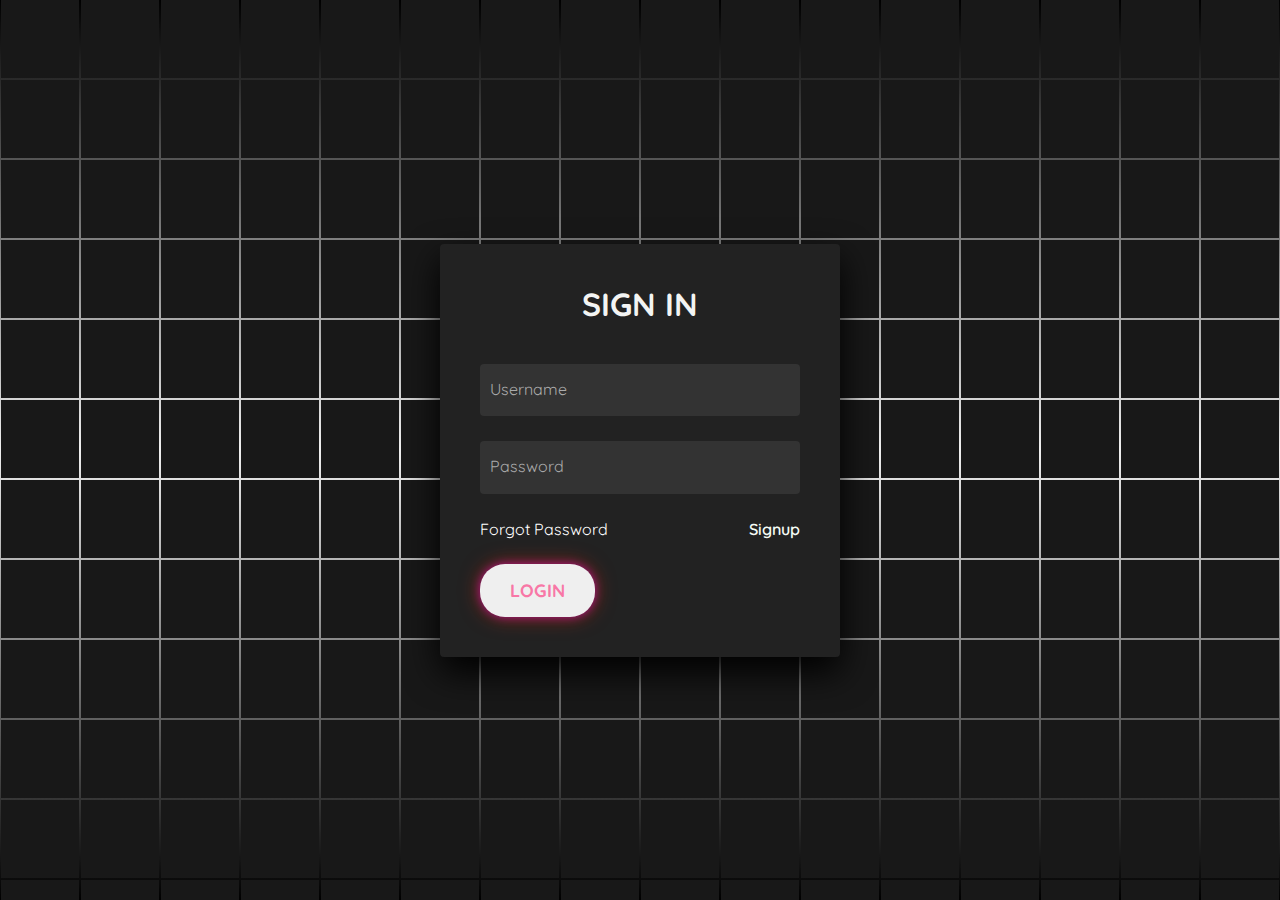
<file: index.html>
<!DOCTYPE html>
<html lang="en" >
<head>
  <link rel="stylesheet" href="style.css">
  <meta charset="UTF-8">
  <title>Login / Sign Up</title>
  <link rel="stylesheet" href="./style.css">

</head>
<body>
<!-- partial:index.partial.html -->
<!doctype html>

<html lang="en"> 

 <head> 

  <meta charset="UTF-8"> 

  <title></title> 

  <link rel="stylesheet" href="./style.css"> 

 </head> 

 <body> <!-- partial:index.partial.html --> 

  <section> <span></span> <span></span> <span></span> <span></span> <span></span> <span></span> <span></span> <span></span> <span></span> <span></span> <span></span> <span></span> <span></span> <span></span> <span></span> <span></span> <span></span> <span></span> <span></span> <span></span> <span></span> <span></span> <span></span> <span></span> <span></span> <span></span> <span></span> <span></span> <span></span> <span></span> <span></span> <span></span> <span></span> <span></span> <span></span> <span></span> <span></span> <span></span> <span></span> <span></span> <span></span> <span></span> <span></span> <span></span> <span></span> <span></span> <span></span> <span></span> <span></span> <span></span> <span></span> <span></span> <span></span> <span></span> <span></span> <span></span> <span></span> <span></span> <span></span> <span></span> <span></span> <span></span> <span></span> <span></span> <span></span> <span></span> <span></span> <span></span> <span></span> <span></span> <span></span> <span></span> <span></span> <span></span> <span></span> <span></span> <span></span> <span></span> <span></span> <span></span> <span></span> <span></span> <span></span> <span></span> <span></span> <span></span> <span></span> <span></span> <span></span> <span></span> <span></span> <span></span> <span></span> <span></span> <span></span> <span></span> <span></span> <span></span> <span></span> <span></span> <span></span> <span></span> <span></span> <span></span> <span></span> <span></span> <span></span> <span></span> <span></span> <span></span> <span></span> <span></span> <span></span> <span></span> <span></span> <span></span> <span></span> <span></span> <span></span> <span></span> <span></span> <span></span> <span></span> <span></span> <span></span> <span></span> <span></span> <span></span> <span></span> <span></span> <span></span> <span></span> <span></span> <span></span> <span></span> <span></span> <span></span> <span></span> <span></span> <span></span> <span></span> <span></span> <span></span> <span></span> <span></span> <span></span> <span></span> <span></span> <span></span> <span></span> <span></span> <span></span> <span></span> <span></span> <span></span> <span></span> <span></span> <span></span> <span></span> <span></span> <span></span> <span></span> <span></span> <span></span> <span></span> <span></span> <span></span> <span></span> <span></span> <span></span> <span></span> <span></span> <span></span> <span></span> <span></span> <span></span> <span></span> <span></span> <span></span> <span></span> <span></span> <span></span> <span></span> <span></span> <span></span> <span></span> <span></span> <span></span> <span></span> <span></span> <span></span> <span></span> <span></span> <span></span> <span></span> <span></span> <span></span> <span></span> <span></span> <span></span> <span></span> <span></span> <span></span> <span></span> <span></span> <span></span> <span></span> <span></span> <span></span> <span></span> <span></span> <span></span> <span></span> <span></span> <span></span> <span></span> <span></span> <span></span> <span></span> <span></span> <span></span> <span></span> <span></span> <span></span> <span></span> <span></span> <span></span> <span></span> <span></span> <span></span> <span></span> <span></span> <span></span> <span></span> <span></span> <span></span> <span></span> <span></span> <span></span> <span></span> <span></span> <span></span> <span></span> <span></span> <span></span> <span></span> <span></span> <span></span> <span></span> <span></span> <span></span> <span></span> <span></span> <span></span> <span></span> <span></span> <span></span> <span></span> <span></span> <span></span> 

   <div class="signin"> 

    <div class="content"> 

     <h2>Sign In</h2> 

     <div class="form"> 

      <div class="inputBox"> 

        <input type="email" id="email" name="email" required> <i>Username</i> 

      </div> 

      <div class="inputBox"> 

        <input type="password" id="password" name="password" required> <i>Password</i> 

      </div> 

      <div class="links"> <a href="#">Forgot Password</a> <a href="#">Signup</a> 

      </div> 

      <div class="inputBox"> 
        <style>
          .neon-button {
              padding: 15px 30px;
              font-size: 18px; 
              font-weight: bold; 
              text-transform: uppercase;
              border: none; 
              border-radius: 25px; 
              color: rgb(248, 119, 166); 
              cursor: pointer; 
              box-shadow: 0 0 10px rgba(255, 0, 251, 0.5), 0 0 20px rgb(255 45 0 / 50%);
              transition: background 0.3s, box-shadow 0.3s; 
          }
  
        
          .neon-button:hover {
              background: linear-gradient(45deg, #fafafa, #ddff00);
              box-shadow: 0 0 20px rgba(0, 255, 0, 0.8), 0 0 30px rgba(0, 255, 0, 0.8); 
          }
  
          
          body {
              font-family: Arial, sans-serif;
              display: flex;
              justify-content: center;
              align-items: center;
              height: 100vh;
              margin: 0;
              background-color: #111;
          }
      </style>
  </head>
  <body>
  
     
      <a href="ppt.html">
          <button class="neon-button">Login</button>
      </a>
      </div> 

     </div> 

    </div> 

   </div> 

  </section>

 </body>
 <script>
    function validateForm() {
      var email = document.getElementById("email").value;
      var password = document.getElementById("password").value;
      if (email === "" || password === "") {
        alert("Please fill in all required fields.");
        return false; // Prevent form submission
      }
      return true; // Allow form submission
    }
  </script>

</html>

</body>
</html>
</file>
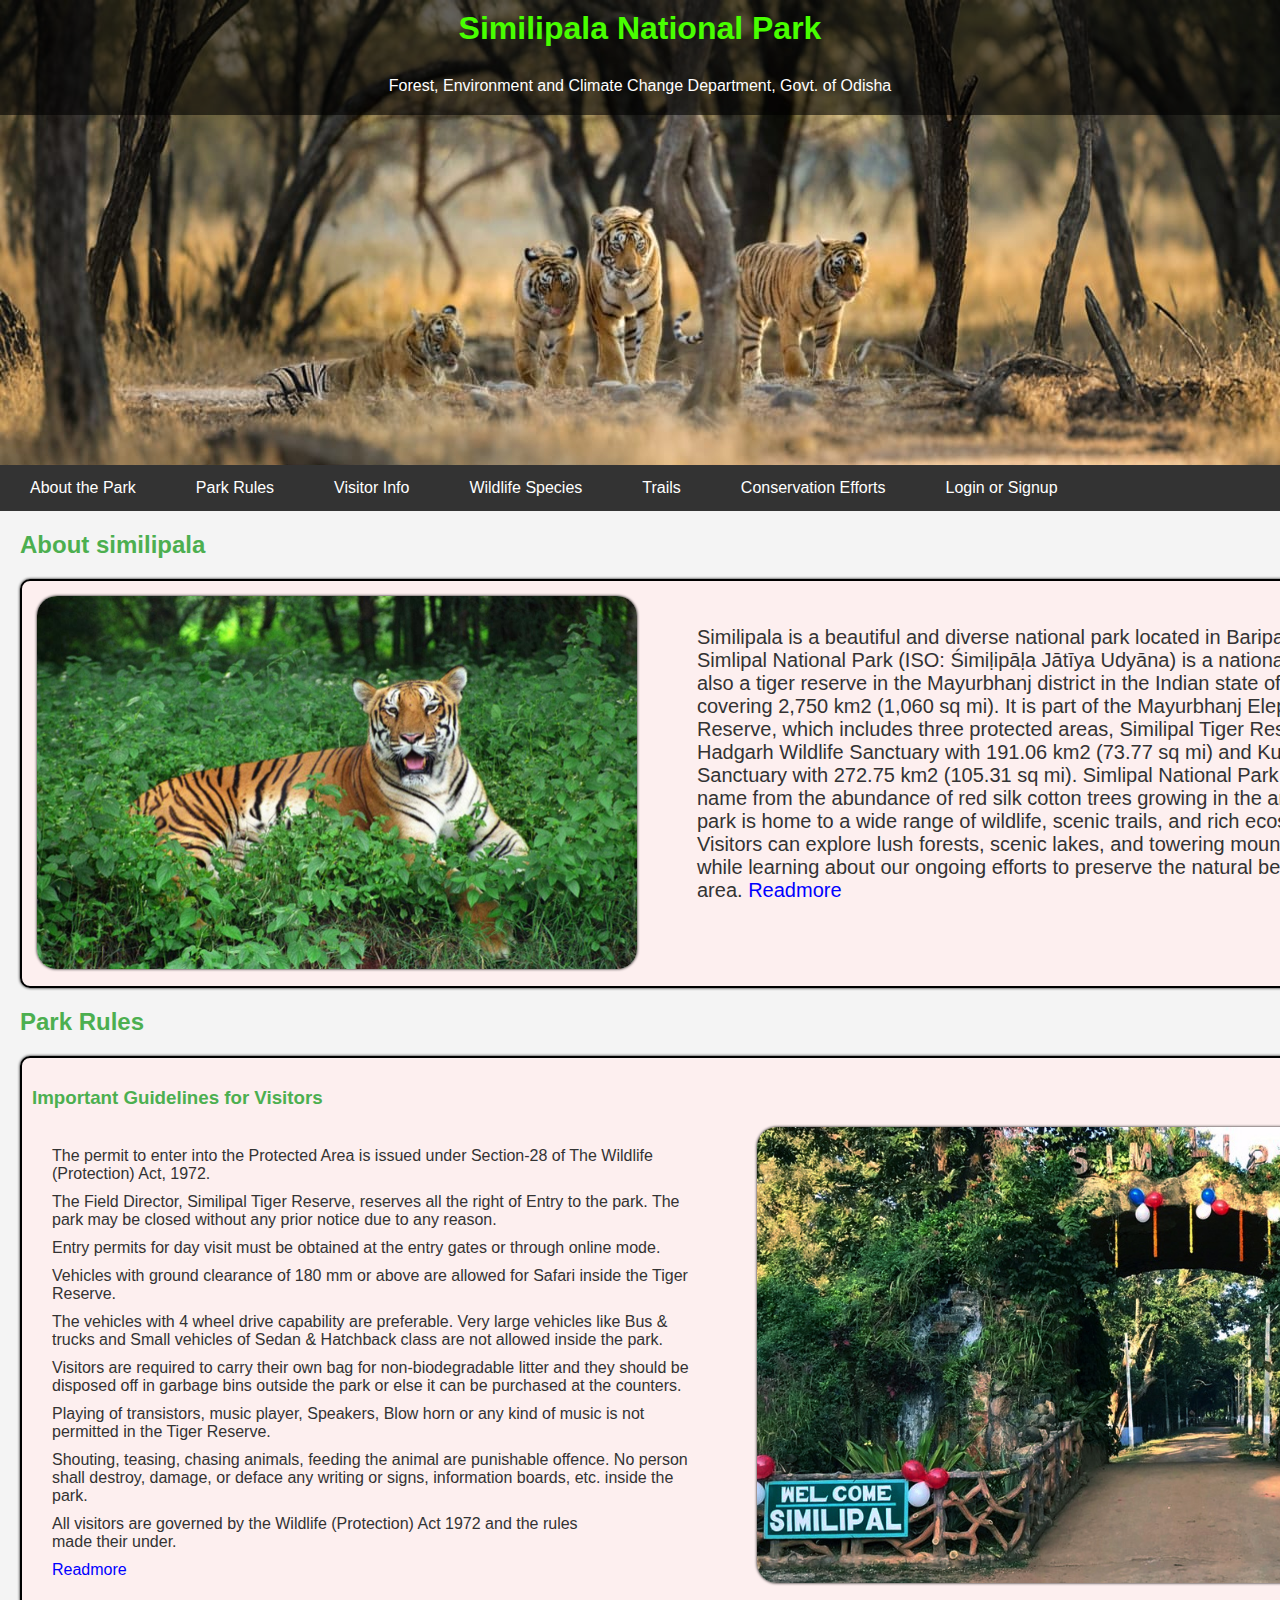
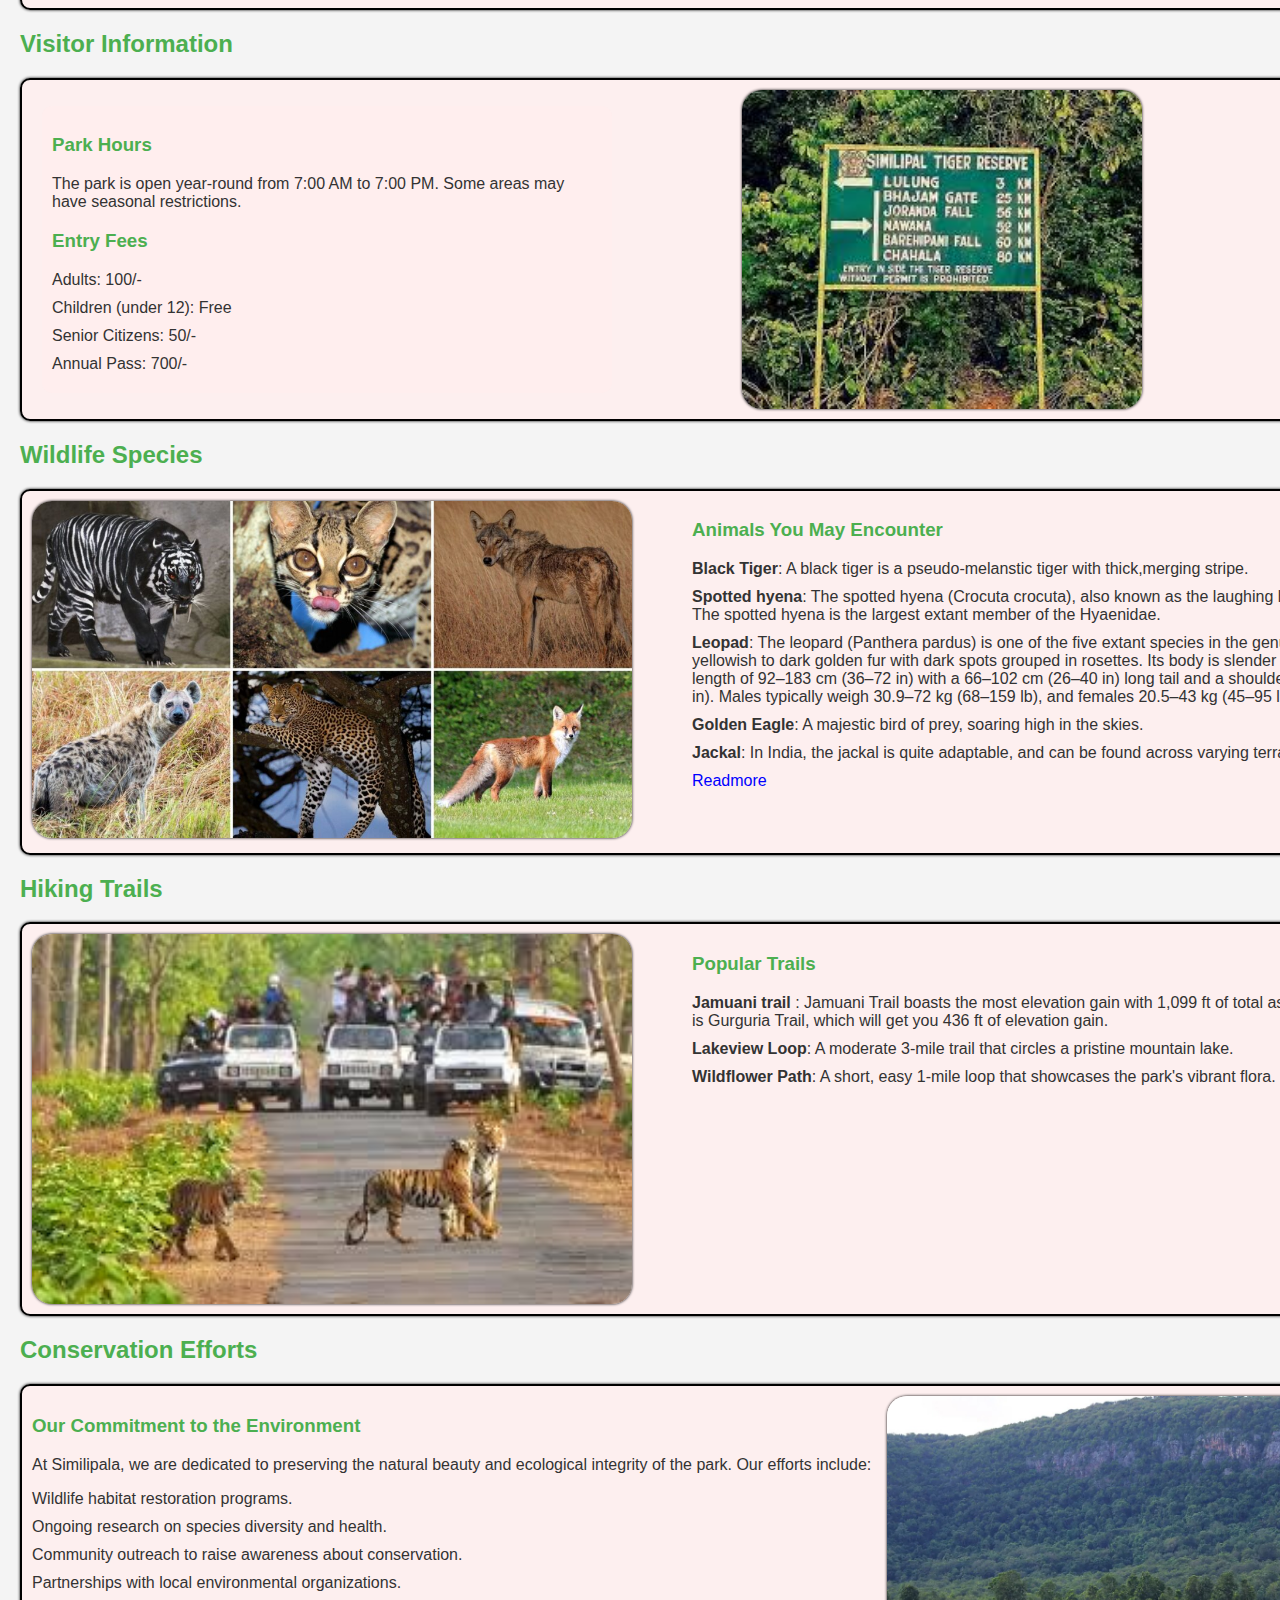
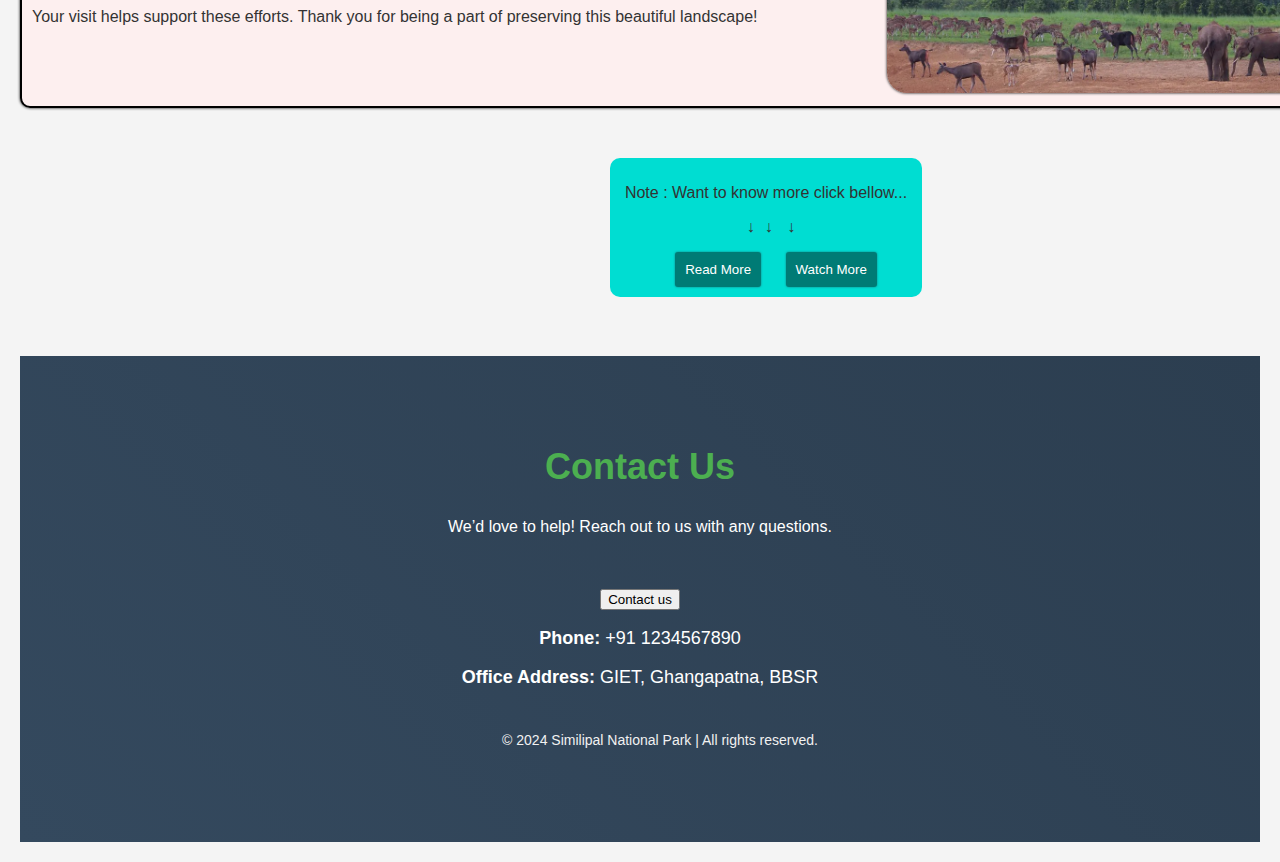
<file: ppt.html>
<!DOCTYPE html>
<html lang="en">

<head>
    <meta charset="UTF-8">
    <meta name="viewport" content="width=device-width, initial-scale=1.0">
    <meta name="description" content="Explore and discover the beauty of Similipala National Park, learn about its wildlife, trails, and conservation efforts.">
    <title>Similipal National Park</title>
    <link rel="stylesheet" href="ppt.css">

</head>

<body>
   
    <header>
        <div id="head">
        <div class="head"><h1>Similipala National Park</h1>
       <p class="welcome">Forest, Environment and Climate Change Department, Govt. of Odisha</p>
    </div>
    </header>
    
        


    <nav>
        <a href="#about">About the Park</a>
        <a href="#rules">Park Rules</a>
        <a href="#visitor">Visitor Info</a>
        <a href="#species">Wildlife Species</a>
        <a href="#trails">Trails</a>
        <a href="#conservation">Conservation Efforts</a>
        <a href="index.html">Login or Signup</a>
    </nav>

    <section id="about">
        <h2>About similipala</h2>
        <div class="card" id="tiger">
            <div class="tiger-card">
                <img src="tiger2.jpg" class="tiger-image" alt="tiger">

            </div>
            
            <p class="about-info">Similipala is a beautiful and diverse national park located in Baripada odisha. Simlipal National Park (ISO: Śimiḷipāḷa Jātīya Udyāna) is a national park and also a tiger reserve in the Mayurbhanj district in the Indian state of Odisha covering 2,750 km2 (1,060 sq mi). It is part of the Mayurbhanj Elephant Reserve, which includes three protected areas, Similipal Tiger Reserve, Hadgarh Wildlife Sanctuary with 191.06 km2 (73.77 sq mi) and Kuldiha Wildlife Sanctuary with 272.75 km2 (105.31 sq mi). Simlipal National Park derives its name from the abundance of red silk cotton trees growing in the area. The park is home to a wide range of wildlife, scenic trails, and rich ecosystems. Visitors can explore lush forests, scenic lakes, and towering mountains, all while learning about our ongoing efforts to preserve the natural beauty of the area. <a href="readmore.html">Readmore</a></p> 

        </div>
    </section>

    <section id="rules">
        <h2>Park Rules</h2>
        <div class="card">
            <h3>Important Guidelines for Visitors</h3> 
            <div class="rules-info"> 
                <img src="gate.jpg" alt="gateimage" class="gateimage"> 
            <ul id="list" type="">
                <li>The permit to enter into the Protected Area is issued under Section-28 of The Wildlife (Protection) Act, 1972.</li>
                <li>The Field Director, Similipal Tiger Reserve, reserves all the right of Entry to the park.
                    The park may be closed without any prior notice due to any reason.
                    </li>
                <li>Entry permits for day visit must be obtained at the entry gates or through online mode.</li>
                <li>Vehicles with ground clearance of 180 mm or above are allowed for Safari inside the Tiger Reserve. </li>
                <li>The vehicles with 4 wheel drive capability are preferable. Very large vehicles like Bus & trucks and Small vehicles of Sedan & Hatchback class are not allowed inside the park.</li>
                <li>Visitors are required to carry their own bag for non-biodegradable litter and they should be disposed off in garbage bins outside the park or else it can be purchased at the counters.
                </li>
                <li>Playing of transistors, music player, Speakers, Blow horn or any kind of music is not permitted in the Tiger Reserve.
                </li>
                <li>Shouting, teasing, chasing animals, feeding the animal are punishable offence.
                    No person shall destroy, damage, or deface any writing or signs, information boards, etc. inside the park.
                    </li>
                    <li>All visitors are governed by the Wildlife (Protection) Act 1972 and the rules made their under.</li><a href="readmore.html">Readmore</a>
            </ul>
               
        </div>
        </div>
        
    </section>

    <section id="visitor">
        <h2>Visitor Information</h2>
        <div class="card">
          
            
            <div class="guide">
               
            <ul>
                <h3>Park Hours</h3>
                <p>The park is open year-round from 7:00 AM to 7:00 PM. Some areas may have seasonal restrictions.</p>
                <h3>Entry Fees</h3>
                <li>Adults: 100/-</li>
                <li>Children (under 12): Free</li>
                <li>Senior Citizens: 50/-</li>
                <li>Annual Pass: 700/-</li>
            </ul>
            <img src="guide.jpg" alt="" class="guide-image">
        </div>
            
        </div>
    </section>

    <section id="species">
        <h2>Wildlife Species</h2>
        <div class="card">
            <img src="animals1.jpg" alt="" class="animal">
            <h3>Animals You May Encounter</h3>
            
            <ul>
                <li><strong>Black Tiger</strong>: A black tiger is a pseudo-melanstic tiger with thick,merging stripe.</li>
                <li><strong>Spotted hyena</strong>: The spotted hyena (Crocuta crocuta), also known as the laughing hyena,[3] is a hyena species, The spotted hyena is the largest extant member of the Hyaenidae. </li>
                <li><strong>Leopad</strong>: The leopard (Panthera pardus) is one of the five extant species in the genus Panthera. It has a pale yellowish to dark golden fur with dark spots grouped in rosettes. Its body is slender and muscular reaching a length of 92–183 cm (36–72 in) with a 66–102 cm (26–40 in) long tail and a shoulder height of 60–70 cm (24–28 in). Males typically weigh 30.9–72 kg (68–159 lb), and females 20.5–43 kg (45–95 lb).</li>
                <li><strong>Golden Eagle</strong>: A majestic bird of prey, soaring high in the skies.</li>
                <li><strong>Jackal</strong>: In India, the jackal is quite adaptable, and can be found across varying terrains and landscapes.</li><a href="readmore3.html">Readmore</a>
            </ul>
        </div>
    </section>

    <section id="trails">
        <h2>Hiking Trails</h2>
        <div class="card">
            <img src="safari.jpg" alt="" class="safari">
            <h3>Popular Trails</h3>
            <ul>
                <li><strong>Jamuani trail </strong>: Jamuani Trail boasts the most elevation gain with 1,099 ft of total ascent. The park's runner-up is Gurguria Trail, which will get you 436 ft of elevation gain.</li>
                <li><strong>Lakeview Loop</strong>: A moderate 3-mile trail that circles a pristine mountain lake.</li>
                <li><strong>Wildflower Path</strong>: A short, easy 1-mile loop that showcases the park's vibrant flora.</li>
            </ul>
        </div>
    </section>

    <section id="conservation">
        <h2>Conservation Efforts</h2>
        <div class="card">
            <img src="ele.jpg" alt="" class="ele">
            <h3>Our Commitment to the Environment</h3>
            <p>At Similipala, we are dedicated to preserving the natural beauty and ecological integrity of the park. Our efforts include:</p>
            <ul>
                <li>Wildlife habitat restoration programs.</li>
                <li>Ongoing research on species diversity and health.</li>
                <li>Community outreach to raise awareness about conservation.</li>
                <li>Partnerships with local environmental organizations.</li>
            </ul>
            <p>Your visit helps support these efforts. Thank you for being a part of preserving this beautiful landscape!</p>
        </div>
        <div id="more">
            <center id="note"> <p>Note : Want to know more click bellow...</p> 
                     <p class="arrow">&darr; </p><p class="arrow">&darr;</p> <p class="arrow">&darr;</p>
         </center>
             <div class="button">
         
               <center>
                
                 <button> <a href="https://en.wikipedia.org/wiki/Simlipal_National_Park">Read More</a></button>
                 <button> <a href="https://youtu.be/farDUfqxuUw?si=eIdQuwZemon8Bue5">Watch More</a></button></center>
             </div>
         </div>
    </section>

    <section id="contact" class="contact-section">
        <h2>Contact Us</h2>
        <p>We’d love to help! Reach out to us with any questions.</p><br>
        <div class="contact-infoo">
            <p><a href="https://mail.google.com/mail/u/0/?tab=rm&ogbl#inbox?compose=CllgCJZdjznjWTmXgFBXGVzzsclBfMXxMXtRrvPczzKFJDsZLRXcXRlHdkHBcwJcHkHvZNBpDFL"><button class="book-btn">Contact us</button></a></p>
            <p><strong>Phone:</strong> +91 1234567890</p>
            <p><strong>Office Address:</strong> GIET, Ghangapatna, BBSR</p>
        </div>
        <footer class="footer">
            <p> © 2024 Similipal National Park | All rights reserved.</p>
        </footer>
    </section>

    
</body>

</html>
</file>
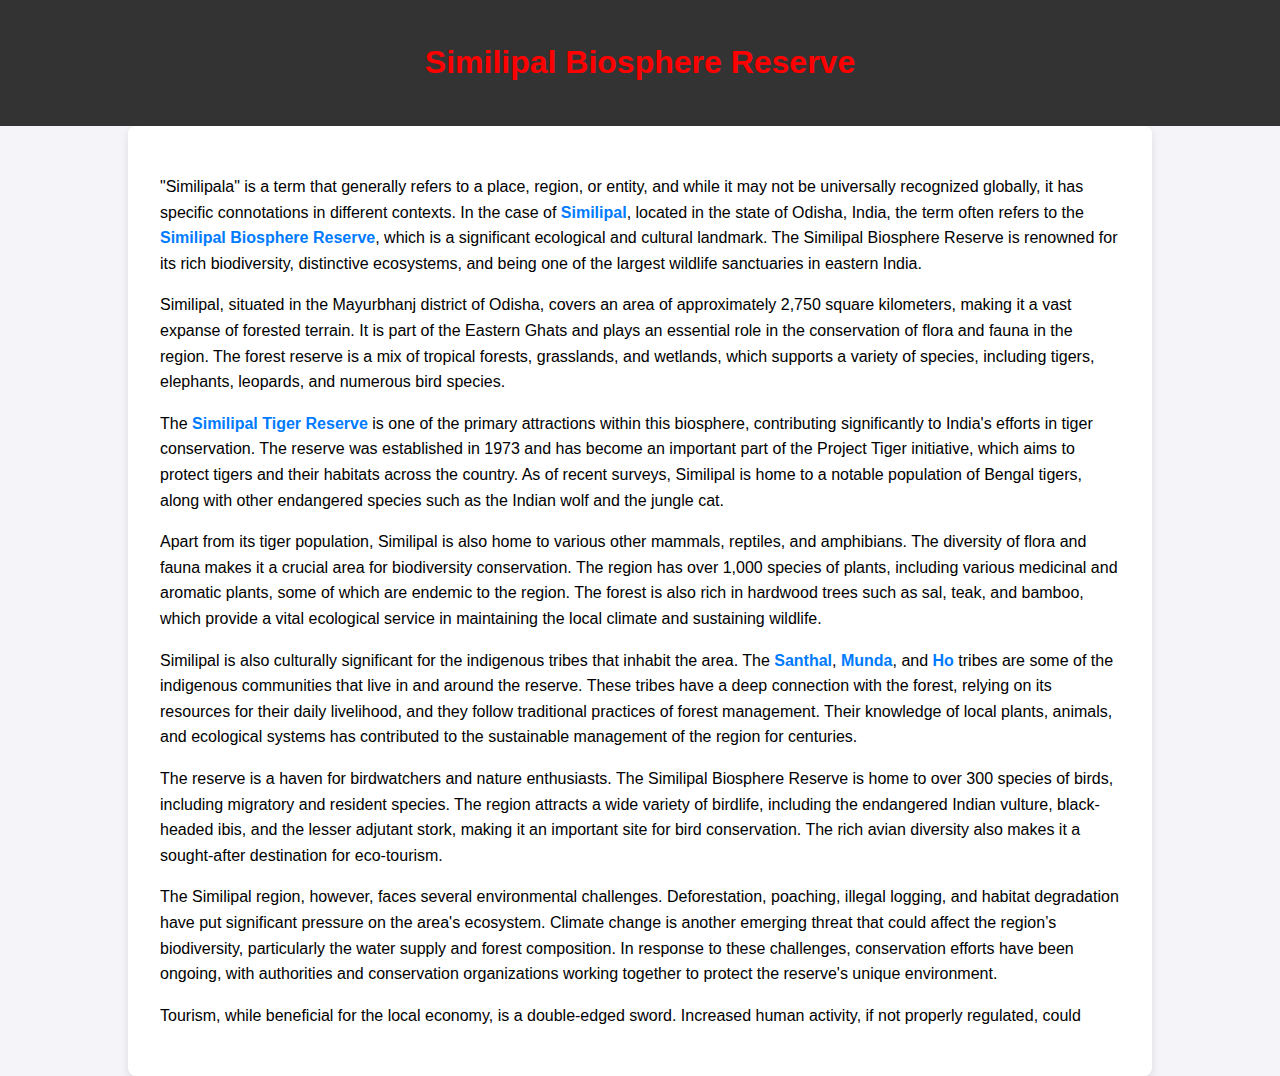
<file: readmore.html>
<!DOCTYPE html>
<html lang="en">
<head>
    <meta charset="UTF-8">
    <meta name="viewport" content="width=device-width, initial-scale=1.0">
    <title>Similipal Biosphere Reserve</title>
    <style>
        body {
            font-family: Arial, sans-serif;
            line-height: 1.6;
            background-color: #f4f4f9;
            margin: 0;
            padding: 0;
        }
        header {
            background-color: #333;
            color: white;
            text-align: center;
            padding: 1em 0;
        }
        section {
            padding: 2em;
            margin: 0 10%;
            background-color: white;
            box-shadow: 0 4px 8px rgba(0, 0, 0, 0.1);
            border-radius: 8px;
        }
        h1, h2 {
            color: #ff0000;
        }
        p {
            margin-bottom: 1em;
        }
        .highlight {
            font-weight: bold;
            color: #007BFF;
        }
    </style>
</head>
<body>

<header>
    <h1>Similipal Biosphere Reserve</h1>
</header>

<section>
    <p>"Similipala" is a term that generally refers to a place, region, or entity, and while it may not be universally recognized globally, it has specific connotations in different contexts. In the case of <span class="highlight">Similipal</span>, located in the state of Odisha, India, the term often refers to the <span class="highlight">Similipal Biosphere Reserve</span>, which is a significant ecological and cultural landmark. The Similipal Biosphere Reserve is renowned for its rich biodiversity, distinctive ecosystems, and being one of the largest wildlife sanctuaries in eastern India.</p>

    <p>Similipal, situated in the Mayurbhanj district of Odisha, covers an area of approximately 2,750 square kilometers, making it a vast expanse of forested terrain. It is part of the Eastern Ghats and plays an essential role in the conservation of flora and fauna in the region. The forest reserve is a mix of tropical forests, grasslands, and wetlands, which supports a variety of species, including tigers, elephants, leopards, and numerous bird species.<br></p>

    <p>The <span class="highlight">Similipal Tiger Reserve</span> is one of the primary attractions within this biosphere, contributing significantly to India's efforts in tiger conservation. The reserve was established in 1973 and has become an important part of the Project Tiger initiative, which aims to protect tigers and their habitats across the country. As of recent surveys, Similipal is home to a notable population of Bengal tigers, along with other endangered species such as the Indian wolf and the jungle cat.</p>

    <p>Apart from its tiger population, Similipal is also home to various other mammals, reptiles, and amphibians. The diversity of flora and fauna makes it a crucial area for biodiversity conservation. The region has over 1,000 species of plants, including various medicinal and aromatic plants, some of which are endemic to the region. The forest is also rich in hardwood trees such as sal, teak, and bamboo, which provide a vital ecological service in maintaining the local climate and sustaining wildlife.</p>

    <p>Similipal is also culturally significant for the indigenous tribes that inhabit the area. The <span class="highlight">Santhal</span>, <span class="highlight">Munda</span>, and <span class="highlight">Ho</span> tribes are some of the indigenous communities that live in and around the reserve. These tribes have a deep connection with the forest, relying on its resources for their daily livelihood, and they follow traditional practices of forest management. Their knowledge of local plants, animals, and ecological systems has contributed to the sustainable management of the region for centuries.</p>

    <p>The reserve is a haven for birdwatchers and nature enthusiasts. The Similipal Biosphere Reserve is home to over 300 species of birds, including migratory and resident species. The region attracts a wide variety of birdlife, including the endangered Indian vulture, black-headed ibis, and the lesser adjutant stork, making it an important site for bird conservation. The rich avian diversity also makes it a sought-after destination for eco-tourism.<br></p>

    <p>The Similipal region, however, faces several environmental challenges. Deforestation, poaching, illegal logging, and habitat degradation have put significant pressure on the area's ecosystem. Climate change is another emerging threat that could affect the region’s biodiversity, particularly the water supply and forest composition. In response to these challenges, conservation efforts have been ongoing, with authorities and conservation organizations working together to protect the reserve's unique environment.</p>

    <p>Tourism, while beneficial for the local economy, is a double-edged sword. Increased human activity, if not properly regulated, could
</file>
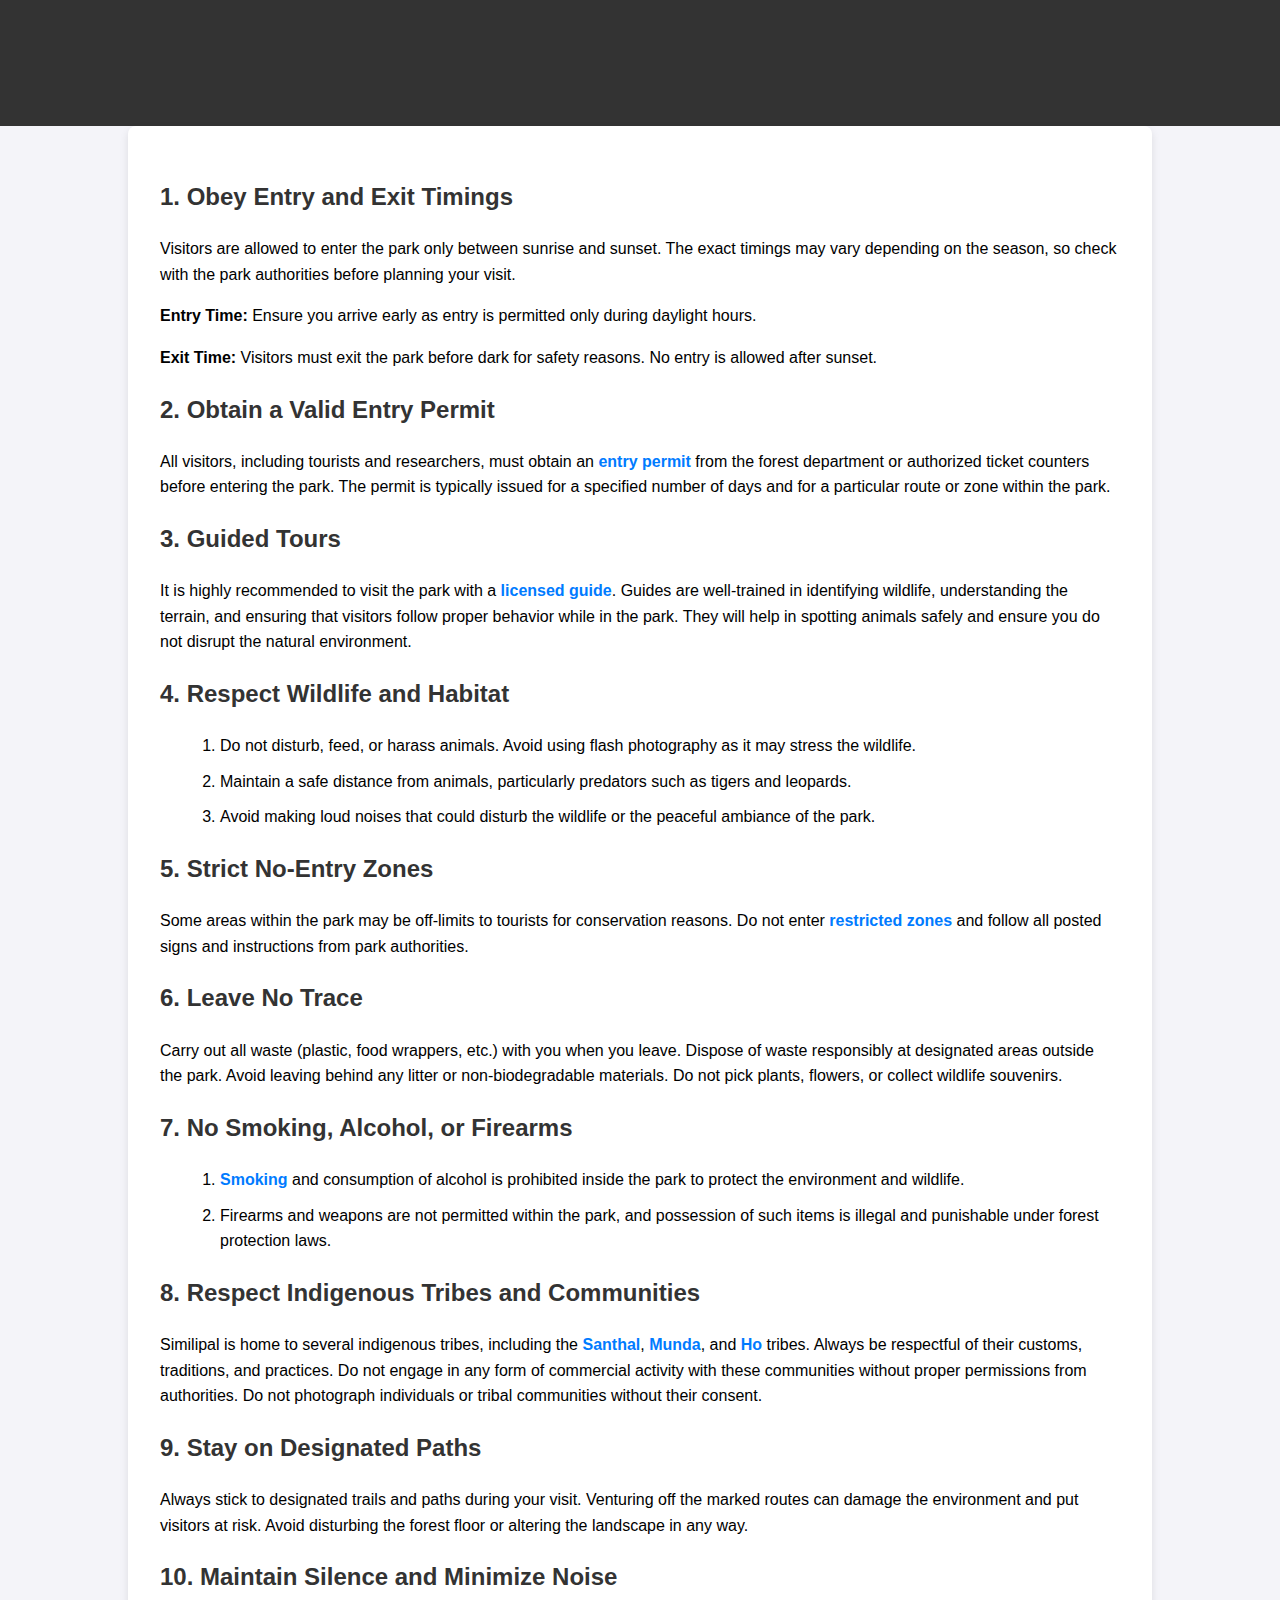
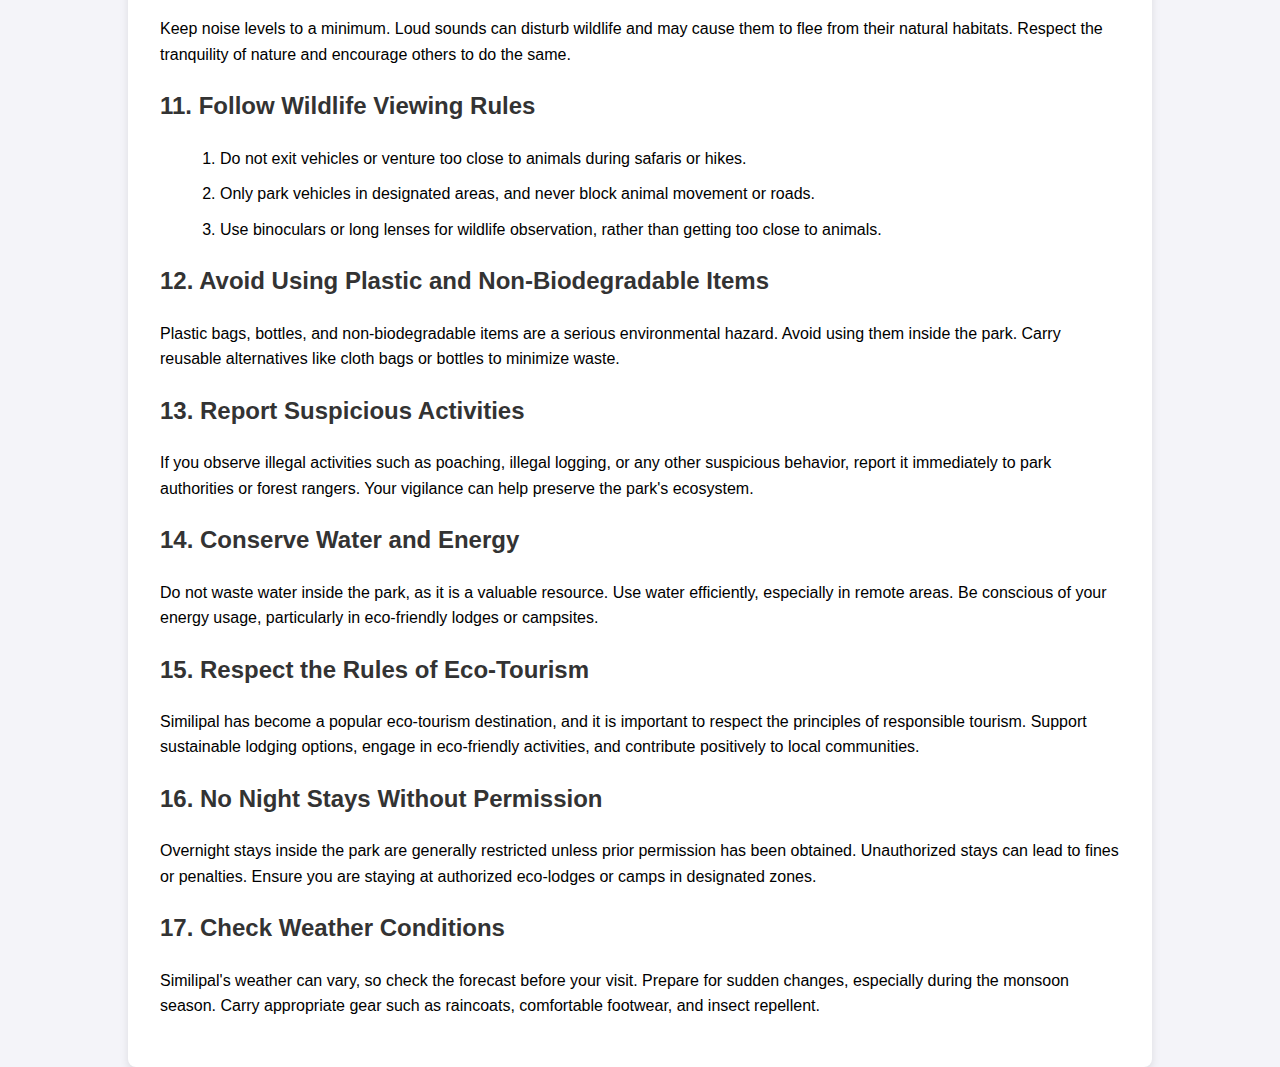
<file: readmore2.html>
<!DOCTYPE html>
<html lang="en">
<head>
    <meta charset="UTF-8">
    <meta name="viewport" content="width=device-width, initial-scale=1.0">
    <title>Important Guidelines for Similipal National Park</title>
    <style>
        body {
            font-family: Arial, sans-serif;
            line-height: 1.6;
            background-color: #f4f4f9;
            margin: 0;
            padding: 0;
        }
        header {
            background-color: #333;
            color: white;
            text-align: center;
            padding: 1em 0;
        }
        section {
            padding: 2em;
            margin: 0 10%;
            background-color: white;
            box-shadow: 0 4px 8px rgba(0, 0, 0, 0.1);
            border-radius: 8px;
        }
        h1, h2 {
            color: #333;
        }
        ul {
            list-style-type: decimal;
            margin-left: 20px;
        }
        li {
            margin-bottom: 10px;
        }
        .highlight {
            font-weight: bold;
            color: #007BFF;
        }
    </style>
</head>
<body>

<header>
    <h1>Important Guidelines for Similipal National Park</h1>
</header>

<section>
    <h2>1. Obey Entry and Exit Timings</h2>
    <p>Visitors are allowed to enter the park only between sunrise and sunset. The exact timings may vary depending on the season, so check with the park authorities before planning your visit.</p>
    <p><strong>Entry Time:</strong> Ensure you arrive early as entry is permitted only during daylight hours.</p>
    <p><strong>Exit Time:</strong> Visitors must exit the park before dark for safety reasons. No entry is allowed after sunset.</p>

    <h2>2. Obtain a Valid Entry Permit</h2>
    <p>All visitors, including tourists and researchers, must obtain an <span class="highlight">entry permit</span> from the forest department or authorized ticket counters before entering the park. The permit is typically issued for a specified number of days and for a particular route or zone within the park.</p>

    <h2>3. Guided Tours</h2>
    <p>It is highly recommended to visit the park with a <span class="highlight">licensed guide</span>. Guides are well-trained in identifying wildlife, understanding the terrain, and ensuring that visitors follow proper behavior while in the park. They will help in spotting animals safely and ensure you do not disrupt the natural environment.</p>

    <h2>4. Respect Wildlife and Habitat</h2>
    <ul>
        <li>Do not disturb, feed, or harass animals. Avoid using flash photography as it may stress the wildlife.</li>
        <li>Maintain a safe distance from animals, particularly predators such as tigers and leopards.</li>
        <li>Avoid making loud noises that could disturb the wildlife or the peaceful ambiance of the park.</li>
    </ul>

    <h2>5. Strict No-Entry Zones</h2>
    <p>Some areas within the park may be off-limits to tourists for conservation reasons. Do not enter <span class="highlight">restricted zones</span> and follow all posted signs and instructions from park authorities.</p>

    <h2>6. Leave No Trace</h2>
    <p>Carry out all waste (plastic, food wrappers, etc.) with you when you leave. Dispose of waste responsibly at designated areas outside the park. Avoid leaving behind any litter or non-biodegradable materials. Do not pick plants, flowers, or collect wildlife souvenirs.</p>

    <h2>7. No Smoking, Alcohol, or Firearms</h2>
    <ul>
        <li><span class="highlight">Smoking</span> and consumption of alcohol is prohibited inside the park to protect the environment and wildlife.</li>
        <li>Firearms and weapons are not permitted within the park, and possession of such items is illegal and punishable under forest protection laws.</li>
    </ul>

    <h2>8. Respect Indigenous Tribes and Communities</h2>
    <p>Similipal is home to several indigenous tribes, including the <span class="highlight">Santhal</span>, <span class="highlight">Munda</span>, and <span class="highlight">Ho</span> tribes. Always be respectful of their customs, traditions, and practices. Do not engage in any form of commercial activity with these communities without proper permissions from authorities. Do not photograph individuals or tribal communities without their consent.</p>

    <h2>9. Stay on Designated Paths</h2>
    <p>Always stick to designated trails and paths during your visit. Venturing off the marked routes can damage the environment and put visitors at risk. Avoid disturbing the forest floor or altering the landscape in any way.</p>

    <h2>10. Maintain Silence and Minimize Noise</h2>
    <p>Keep noise levels to a minimum. Loud sounds can disturb wildlife and may cause them to flee from their natural habitats. Respect the tranquility of nature and encourage others to do the same.</p>

    <h2>11. Follow Wildlife Viewing Rules</h2>
    <ul>
        <li>Do not exit vehicles or venture too close to animals during safaris or hikes.</li>
        <li>Only park vehicles in designated areas, and never block animal movement or roads.</li>
        <li>Use binoculars or long lenses for wildlife observation, rather than getting too close to animals.</li>
    </ul>

    <h2>12. Avoid Using Plastic and Non-Biodegradable Items</h2>
    <p>Plastic bags, bottles, and non-biodegradable items are a serious environmental hazard. Avoid using them inside the park. Carry reusable alternatives like cloth bags or bottles to minimize waste.</p>

    <h2>13. Report Suspicious Activities</h2>
    <p>If you observe illegal activities such as poaching, illegal logging, or any other suspicious behavior, report it immediately to park authorities or forest rangers. Your vigilance can help preserve the park's ecosystem.</p>

    <h2>14. Conserve Water and Energy</h2>
    <p>Do not waste water inside the park, as it is a valuable resource. Use water efficiently, especially in remote areas. Be conscious of your energy usage, particularly in eco-friendly lodges or campsites.</p>

    <h2>15. Respect the Rules of Eco-Tourism</h2>
    <p>Similipal has become a popular eco-tourism destination, and it is important to respect the principles of responsible tourism. Support sustainable lodging options, engage in eco-friendly activities, and contribute positively to local communities.</p>

    <h2>16. No Night Stays Without Permission</h2>
    <p>Overnight stays inside the park are generally restricted unless prior permission has been obtained. Unauthorized stays can lead to fines or penalties. Ensure you are staying at authorized eco-lodges or camps in designated zones.</p>

    <h2>17. Check Weather Conditions</h2>
    <p>Similipal's weather can vary, so check the forecast before your visit. Prepare for sudden changes, especially during the monsoon season. Carry appropriate gear such as raincoats, comfortable footwear, and insect repellent.</p>

</section>

</body>
</html>
</file>
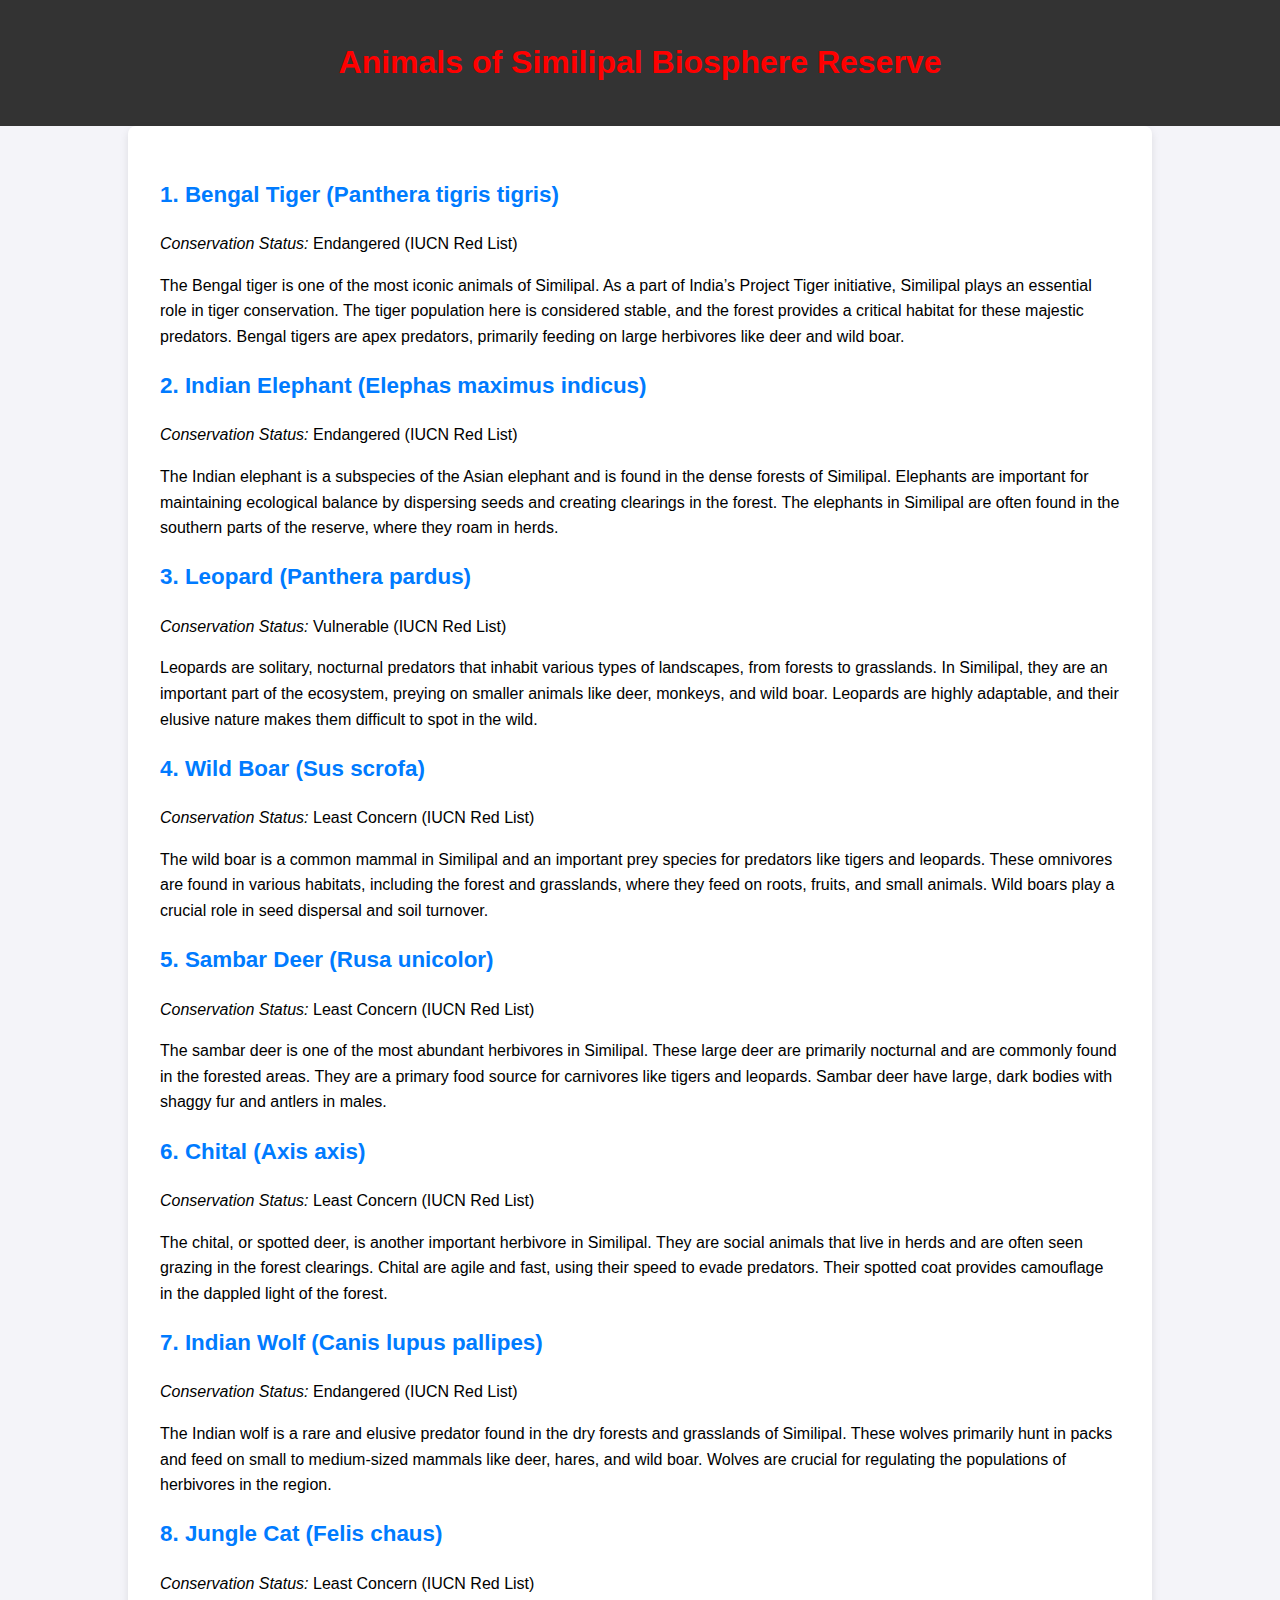
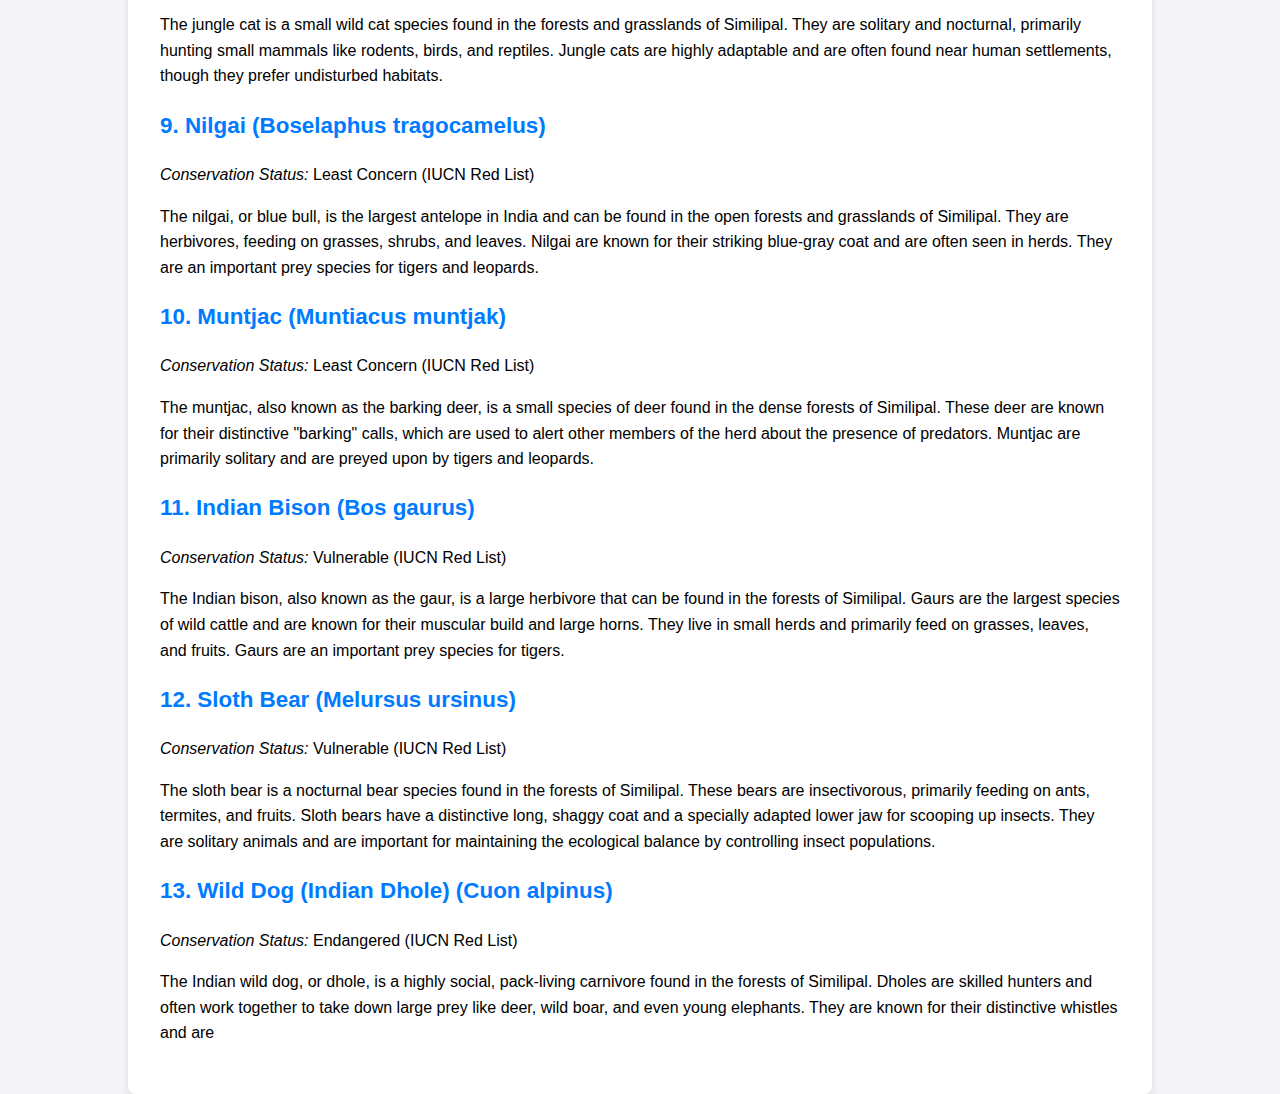
<file: readmore3.html>
<!DOCTYPE html>
<html lang="en">
<head>
    <meta charset="UTF-8">
    <meta name="viewport" content="width=device-width, initial-scale=1.0">
    <title>Animals in Similipal Biosphere Reserve</title>
    <style>
        body {
            font-family: Arial, sans-serif;
            line-height: 1.6;
            background-color: #f4f4f9;
            margin: 0;
            padding: 0;
        }
        header {
            background-color: #333;
            color: white;
            text-align: center;
            padding: 1em 0;
        }
        section {
            padding: 2em;
            margin: 0 10%;
            background-color: white;
            box-shadow: 0 4px 8px rgba(0, 0, 0, 0.1);
            border-radius: 8px;
        }
        h1 {
            color: #ff0000;
        }
        h2 {
            color: #007BFF;
            font-size: 1.4em;
        }
        ul {
            list-style-type: none;
            padding: 0;
        }
        li {
            margin-bottom: 15px;
        }
        .animal-name {
            font-weight: bold;
        }
        .status {
            font-style: italic;
        }
    </style>
</head>
<body>

<header>
    <h1>Animals of Similipal Biosphere Reserve</h1>
</header>

<section>
    <h2>1. Bengal Tiger (<span class="animal-name">Panthera tigris tigris</span>)</h2>
    <p><span class="status">Conservation Status:</span> Endangered (IUCN Red List)</p>
    <p>The Bengal tiger is one of the most iconic animals of Similipal. As a part of India’s Project Tiger initiative, Similipal plays an essential role in tiger conservation. The tiger population here is considered stable, and the forest provides a critical habitat for these majestic predators. Bengal tigers are apex predators, primarily feeding on large herbivores like deer and wild boar.</p>

    <h2>2. Indian Elephant (<span class="animal-name">Elephas maximus indicus</span>)</h2>
    <p><span class="status">Conservation Status:</span> Endangered (IUCN Red List)</p>
    <p>The Indian elephant is a subspecies of the Asian elephant and is found in the dense forests of Similipal. Elephants are important for maintaining ecological balance by dispersing seeds and creating clearings in the forest. The elephants in Similipal are often found in the southern parts of the reserve, where they roam in herds.</p>

    <h2>3. Leopard (<span class="animal-name">Panthera pardus</span>)</h2>
    <p><span class="status">Conservation Status:</span> Vulnerable (IUCN Red List)</p>
    <p>Leopards are solitary, nocturnal predators that inhabit various types of landscapes, from forests to grasslands. In Similipal, they are an important part of the ecosystem, preying on smaller animals like deer, monkeys, and wild boar. Leopards are highly adaptable, and their elusive nature makes them difficult to spot in the wild.</p>

    <h2>4. Wild Boar (<span class="animal-name">Sus scrofa</span>)</h2>
    <p><span class="status">Conservation Status:</span> Least Concern (IUCN Red List)</p>
    <p>The wild boar is a common mammal in Similipal and an important prey species for predators like tigers and leopards. These omnivores are found in various habitats, including the forest and grasslands, where they feed on roots, fruits, and small animals. Wild boars play a crucial role in seed dispersal and soil turnover.</p>

    <h2>5. Sambar Deer (<span class="animal-name">Rusa unicolor</span>)</h2>
    <p><span class="status">Conservation Status:</span> Least Concern (IUCN Red List)</p>
    <p>The sambar deer is one of the most abundant herbivores in Similipal. These large deer are primarily nocturnal and are commonly found in the forested areas. They are a primary food source for carnivores like tigers and leopards. Sambar deer have large, dark bodies with shaggy fur and antlers in males.</p>

    <h2>6. Chital (<span class="animal-name">Axis axis</span>)</h2>
    <p><span class="status">Conservation Status:</span> Least Concern (IUCN Red List)</p>
    <p>The chital, or spotted deer, is another important herbivore in Similipal. They are social animals that live in herds and are often seen grazing in the forest clearings. Chital are agile and fast, using their speed to evade predators. Their spotted coat provides camouflage in the dappled light of the forest.</p>

    <h2>7. Indian Wolf (<span class="animal-name">Canis lupus pallipes</span>)</h2>
    <p><span class="status">Conservation Status:</span> Endangered (IUCN Red List)</p>
    <p>The Indian wolf is a rare and elusive predator found in the dry forests and grasslands of Similipal. These wolves primarily hunt in packs and feed on small to medium-sized mammals like deer, hares, and wild boar. Wolves are crucial for regulating the populations of herbivores in the region.</p>

    <h2>8. Jungle Cat (<span class="animal-name">Felis chaus</span>)</h2>
    <p><span class="status">Conservation Status:</span> Least Concern (IUCN Red List)</p>
    <p>The jungle cat is a small wild cat species found in the forests and grasslands of Similipal. They are solitary and nocturnal, primarily hunting small mammals like rodents, birds, and reptiles. Jungle cats are highly adaptable and are often found near human settlements, though they prefer undisturbed habitats.</p>

    <h2>9. Nilgai (<span class="animal-name">Boselaphus tragocamelus</span>)</h2>
    <p><span class="status">Conservation Status:</span> Least Concern (IUCN Red List)</p>
    <p>The nilgai, or blue bull, is the largest antelope in India and can be found in the open forests and grasslands of Similipal. They are herbivores, feeding on grasses, shrubs, and leaves. Nilgai are known for their striking blue-gray coat and are often seen in herds. They are an important prey species for tigers and leopards.</p>

    <h2>10. Muntjac (<span class="animal-name">Muntiacus muntjak</span>)</h2>
    <p><span class="status">Conservation Status:</span> Least Concern (IUCN Red List)</p>
    <p>The muntjac, also known as the barking deer, is a small species of deer found in the dense forests of Similipal. These deer are known for their distinctive "barking" calls, which are used to alert other members of the herd about the presence of predators. Muntjac are primarily solitary and are preyed upon by tigers and leopards.</p>

    <h2>11. Indian Bison (<span class="animal-name">Bos gaurus</span>)</h2>
    <p><span class="status">Conservation Status:</span> Vulnerable (IUCN Red List)</p>
    <p>The Indian bison, also known as the gaur, is a large herbivore that can be found in the forests of Similipal. Gaurs are the largest species of wild cattle and are known for their muscular build and large horns. They live in small herds and primarily feed on grasses, leaves, and fruits. Gaurs are an important prey species for tigers.</p>

    <h2>12. Sloth Bear (<span class="animal-name">Melursus ursinus</span>)</h2>
    <p><span class="status">Conservation Status:</span> Vulnerable (IUCN Red List)</p>
    <p>The sloth bear is a nocturnal bear species found in the forests of Similipal. These bears are insectivorous, primarily feeding on ants, termites, and fruits. Sloth bears have a distinctive long, shaggy coat and a specially adapted lower jaw for scooping up insects. They are solitary animals and are important for maintaining the ecological balance by controlling insect populations.</p>

    <h2>13. Wild Dog (Indian Dhole) (<span class="animal-name">Cuon alpinus</span>)</h2>
    <p><span class="status">Conservation Status:</span> Endangered (IUCN Red List)</p>
    <p>The Indian wild dog, or dhole, is a highly social, pack-living carnivore found in the forests of Similipal. Dholes are skilled hunters and often work together to take down large prey like deer, wild boar, and even young elephants. They are known for their distinctive whistles and are
</file>
<file: style.css>
@import url('https://fonts.googleapis.com/css2?family=Quicksand:wght@300;400;500;600;700&display=swap');
*
{
  margin: 0;
  padding: 0;
  box-sizing: border-box;
  font-family: 'Quicksand', sans-serif;
}
body 
{
  display: flex;
  justify-content: center;
  align-items: center;
  min-height: 100vh;
  background: #000;
}
section 
{
  position: absolute;
  width: 100vw;
  height: 100vh;
  display: flex;
  justify-content: center;
  align-items: center;
  gap: 2px;
  flex-wrap: wrap;
  overflow: hidden;
}
section::before 
{
  content: '';
  position: absolute;
  width: 100%;
  height: 100%;
  background: linear-gradient(#000,rgb(239, 239, 239),#000);
  animation: animate 5s linear infinite;
}
@keyframes animate 
{
  0%
  {
    transform: translateY(-100%);
  }
  100%
  {
    transform: translateY(100%);
  }
}
section span 
{
  position: relative;
  display: block;
  width: calc(6.25vw - 2px);
  height: calc(6.25vw - 2px);
  background: #181818;
  z-index: 2;
  transition: 1.5s;
}
section span:hover 
{
  background: rgb(253, 252, 252);
  transition: 0s;
}

section .signin
{
  position: absolute;
  width: 400px;
  background: #222;  
  z-index: 1000;
  display: flex;
  justify-content: center;
  align-items: center;
  padding: 40px;
  border-radius: 4px;
  box-shadow: 0 15px 35px rgba(0,0,0,9);
}
section .signin .content 
{
  position: relative;
  width: 100%;
  display: flex;
  justify-content: center;
  align-items: center;
  flex-direction: column;
  gap: 40px;
}
section .signin .content h2 
{
  font-size: 2em;
  color: rgb(243, 244, 243);
  text-transform: uppercase;
}
section .signin .content .form 
{
  width: 100%;
  display: flex;
  flex-direction: column;
  gap: 25px;
}
section .signin .content .form .inputBox
{
  position: relative;
  width: 100%;
}
section .signin .content .form .inputBox input 
{
  position: relative;
  width: 100%;
  background: #333;
  border: none;
  outline: none;
  padding: 25px 10px 7.5px;
  border-radius: 4px;
  color: #fff;
  font-weight: 500;
  font-size: 1em;
}
section .signin .content .form .inputBox i 
{
  position: absolute;
  left: 0;
  padding: 15px 10px;
  font-style: normal;
  color: #aaa;
  transition: 0.5s;
  pointer-events: none;
}
.signin .content .form .inputBox input:focus ~ i,
.signin .content .form .inputBox input:valid ~ i
{
  transform: translateY(-7.5px);
  font-size: 0.8em;
  color: #fff;
}
.signin .content .form .links 
{
  position: relative;
  width: 100%;
  display: flex;
  justify-content: space-between;
}
.signin .content .form .links a 
{
  color: #fff;
  text-decoration: none;
}
.signin .content .form .links a:nth-child(2)
{
  color: rgb(245, 251, 245);
  font-weight: 600;
}
.signin .content .form .inputBox input[type="submit"]
{
  padding: 10px;
  background: rgb(246, 248, 246);
  color: #000;
  font-weight: 600;
  font-size: 1.35em;
  letter-spacing: 0.05em;
  cursor: pointer;
}
input[type="submit"]:active
{
  opacity: 0.6;
}
@media (max-width: 900px)
{
  section span 
  {
    width: calc(10vw - 2px);
    height: calc(10vw - 2px);
  }
}
@media (max-width: 600px)
{
  section span 
  {
    width: calc(20vw - 2px);
    height: calc(20vw - 2px);
  }
}
</file>
<file: ppt.css>
body {
    font-family: Arial, sans-serif;
    margin: 0;
    padding: 0;
    background-color: #f4f4f4;
    color: #333;
}

header {
    background-color: #4CAF50;
    color: white;
    padding-bottom: 350px;
    text-align: center;
    background-image: url(tiger4.jpg) ;
    background-repeat: no-repeat;
    background-size: cover;
}

.contact-info{
    float: right;
    border: 2px double white;
    padding: 5px;
    margin-right: 10px;
    margin-top: 5px;
    border-radius: 5px;
    background-color: rgba(0, 0, 0, 0.3);
}

header h1, .welcome{
    padding-top: 10px;
    padding-bottom: 20px;
    margin: 0px;
    color: #48ff00;
    background-color: rgba(0, 0, 0, 0.6);
    font-family: Arial, Helvetica, sans-serif;
    
}

header .welcome{
    color: white;
}



nav {
    background-color: #333;
    overflow: hidden;
}

nav a {
    float: left;
    display: block;
    color: white;
    text-align: center;
    padding: 14px 20px;
    text-decoration: none;
    margin-left: 10px;
    margin-right: 10px;
}

nav a:hover {
    background-color: #ddd;
    color: black;
}

section {
    padding: 20px;
    margin: 20px;
}
.tiger-image{
    width: 600px;
    border-radius: 20px;
    margin: 0px;
    box-shadow: 0px 0px 3px rgb(0, 0,0);

}

#tiger p{
    border-radius: 10px;
    margin-left: 50px;
    text-align: left;
    padding: 10px;
    padding-bottom: 10px;
    width: 700px;
    
}
#about .card{
    background-color: rgba(255, 238, 238, 0.8);
    border: 2px solid black;
    border-radius: 10px;
    text-align: left;
    box-shadow: 0px 0px 3px rgb(0, 0, 0);
    width: 1445px;
    height: 375px;
}

#tiger{
    display: grid;
    grid-template-columns: 10fr 10fr 10fr;
    grid-template-rows: 20fr 20fr 20fr;
    font-size: 20px;
    width: 1450px;
    height: 400px;
   
    
}
section h2 {
    color: #4CAF50;
}

footer {
    background-color: #333;
    color: white;
    text-align: center;
    padding: 10px 0;
    position: fixed;
    bottom: 0;
    width: 100%;
}

.card {
    background-color: #fff;
    border: 1px solid #ddd;
    margin-bottom: 20px;
    padding: 15px;
    border-radius: 8px;
    box-shadow: 0 0 10px rgba(0, 0, 0, 0.1);
}

.card h3 {
    color: #4CAF50;
}

.card ul {
    list-style-type: none;
    padding: 0;
}

.card ul li {
    margin: 10px 0;
}

#visitor img{
    float: right;
    width: 400px;
    border-radius: 20px;
    margin-left: 60px;
    box-shadow: 0px 0px 3px rgb(0, 0,0);
}

#visitor ul{
    background-color: rgba(255, 238, 238, 0.8);
    border-radius: 10px;
    text-align: left;
    padding: 10px;
    padding-bottom: 10px;
    width: 550px;
    margin-left: 10px;
    margin-right: 70px;
}

.guide{
    display: flex;
    grid-template-columns: 1fr 1fr 1fr;
    
}


#visitor .card{
    background-color: rgba(255, 238, 238, 0.8);
    border: 2px solid black;
    border-radius: 10px;
    text-align: left;
    padding: 10px;
    box-shadow: 0px 0px 3px rgb(0, 0, 0);
    padding-bottom: 10px;
    width: 1455px;
}

#species img{
    float: left;
    width: 600px;
    margin-right: 60px;
    border-radius: 20px;
    box-shadow: 0px 0px 3px rgb(0, 0,0);
}

#species .card{
    height: 342px;
    width: 1455px;
    background-color: rgba(255, 238, 238, 0.8);
    border: 2px solid black;
    border-radius: 10px;
    text-align: left;
    padding: 10px;
    box-shadow: 0px 0px 3px rgb(0, 0, 0);
    padding-bottom: 10px;
}

#species a{
    color: blue;
}

#rules a{
    color: blue;
}

#about a{
    color: blue;
}

#trails img{
    float: left;
    width: 600px;
    margin-right: 60px;
    border-radius: 20px;
    box-shadow: 0px 0px 3px rgb(0, 0,0);
}

#trails .card{
    height: 370px;
    width: 1455px;
    background-color: rgba(255, 238, 238, 0.8);
    border: 2px solid black;
    border-radius: 10px;
    text-align: left;
    padding: 10px;
    box-shadow: 0px 0px 3px rgb(0, 0, 0);
}

#conservation img{
    float: right;
    width: 600px;
    border-radius: 20px;
    box-shadow: 0px 0px 3px rgb(0, 0,0);
}

#conservation .card{
    height: 300px;
    width: 1455px;
    background-color: rgba(255, 238, 238, 0.8);
    border: 2px solid black;
    border-radius: 10px;
    text-align: left;
    padding: 10px;
    box-shadow: 0px 0px 3px rgb(0, 0, 0);
}

#conservation{
    height: 500px;
}

#rules img{
    float: right;
    width: 680px;
    margin-right: 50px;
    margin-bottom: 0px;
    border-radius: 20px;
    box-shadow: 0px 0px 3px rgb(0, 0,0);
}

#rules .card{
    width: 1455px;
    height: 530px;
    background-color: rgba(255, 238, 238, 0.8);
    border: 2px solid black;
    border-radius: 10px;
    text-align: left;
    padding: 10px;
    box-shadow: 0px 0px 3px rgb(0, 0, 0);
    
}

#rules #list{
    width: 650px;
    margin-left: 10px;
    text-align: left;
    padding: 10px;
    padding-bottom: 10px;
}

/* Contact Section */
.contact-section {
    padding: 60px 20px;
    background: linear-gradient(45deg, #34495e, #2c3e50);
    text-align: center;
    color: #fff;
}

.contact-section h2 {
    font-size: 36px;
}

.contact-infoo p {
    font-size: 18px;
    margin-bottom: 10px;
}

.contact-infoo a {
    color: var(--highlight-color);
    text-decoration: none;
}

.contact-infoo a:hover {
    color: var(--accent-color);
}

/* Footer */
.footer {
    padding: 20px;
    background-color: var(--primary-color);
    color: #f1f1f1;
    text-align: center;
    font-size: 14px;
    position: relative;
}
#conservation{
    height: 600px;
    margin-bottom: 0px;
}
#conservation #more{
    background-color: rgb(0, 221, 210);
    border-radius: 10px;
    width: 300px;
    align-items: center;
    margin-left: 590px;
    margin-top: 50px;
    padding-top: 10px; 
    padding-bottom: 10px;
    padding-left: 6px;
    padding-right: 6px;
    transition: ease 0.1s;
    
}

#conservation #more:hover{
    box-shadow: 0px 0px 8px black;
}
#conservation button{
    background-color: rgba(0, 0, 0, 0.444);
    margin-left: 20px;
    color: #fff;
    padding: 10px;
    border: none;
    border-radius: 3px;
    box-shadow: 0px 0px 2px rgb(26, 109, 113);
    transition: 0.1s;
}

#conservation button:hover{
    box-shadow: 0px 0px 7px rgb(26, 109, 113);
}

#conservation button,a{
    color: #fff;
    text-decoration: none;

    
}
#conservation #note{
    margin: 0px;
    padding: 0px;
}
#conservation .arrow{
    display: inline-block;
    margin-left: 10px;
    margin-top: 0px;
}

section{
    padding: 0px;
}
</file>
